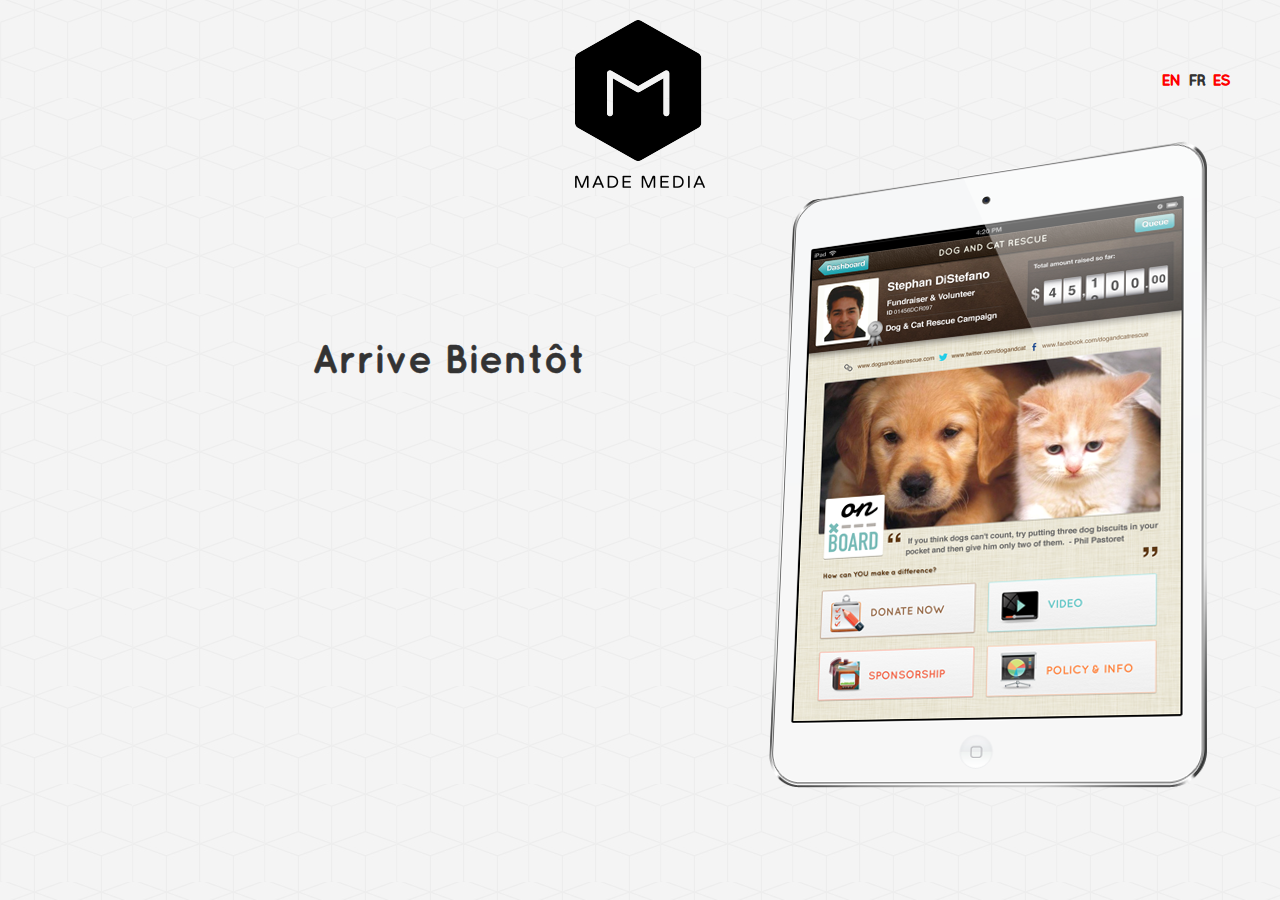
<file: french.html>
<!DOCTYPE html>
<html lang="en">
<head>
	<meta charset="utf-8"> 
	<meta http-equiv="X-UA-Compatible" content="IE=edge,chrome=1"> 
	<title>MadeMedia Site Web d'Entreprise</title>

	<link rel="stylesheet" href="css/style.css" type="text/css">
	<link rel="stylesheet" href="css/bootstrap-responsive.min.css" type="text/css">
	<link rel="stylesheet" href="css/bootstrap.css" type="text/css">

	<link rel="shortcut icon" type="image/png" href="img/Logos/favicon.png">

	<script type="text/javascript" src="js/jquery.min.js"></script>
	<script type="text/javascript" src="js/bootstrap.min.js"></script>
	<script type="text/javascript">
		navigator.sayswho= (function(){
			var N= navigator.appName, ua= navigator.userAgent, tem;
			var M= ua.match(/(opera|chrome|safari|firefox|msie)\/?\s*(\.?\d+(\.\d+)*)/i);
			if(M && (tem= ua.match(/version\/([\.\d]+)/i))!= null) M[2]= tem[1];
			M= M? [M[1], M[2]]: [N, navigator.appVersion,'-?'];
			return M;
		})();	
		var platform = navigator.platform.toLowerCase();
		$(document).ready(function(){
			if(/win|linux/i.test(platform))
   			{
	   			if(navigator.sayswho[0] != 'MSIE')
		       	{
				    if(navigator.sayswho[0] == 'Chrome' )
					{
						$('h1, h2, h3, h4, h5, h6').css('-webkit-text-stroke-width', '.5px');
						$('.lang').css('-webkit-text-stroke-width', '.9px');
						$('body').css('-webkit-text-stroke-width', '.1px');
					}
					else if(navigator.sayswho[0] == 'Firefox' || navigator.sayswho[0] == 'Opera')
					{
						$('.lang').css('font-size', '16px');
						$('.lang').css('text-shadow', '0px .1px 0');
					}
			    }

		   	}
		});
	</script>
</head>
<body>
	<div class="redirect" style="position: absolute; right: 0; left: 0; top: 0; bottom: 0; min-width: 980px;">
		<div style="position: relative;">
			<img src="img/Logos/Main-txt.png" style="display: block; margin-left: auto; margin-right: auto; margin-top: 20px;"/>
			<div style="position: absolute; right: 50px; top: 50px; vertical-align: top; font-weight: bold; z-index: 1;">
				<a class="lang" href="index.html" style="display: inline; color: red; cursor: pointer; ">EN</a>&nbsp;&nbsp;<p class="lang" style="display: inline; font-size: 14px;">FR</p>&nbsp;&nbsp;<a class="lang" href="spanish.html" style="color: red; cursor: pointer;">ES</a>
			</div>
			<div class="leftDiv">
				<div style="text-align: center; margin-left: 25%; margin-top: 150px; min-width: 358px;">
					<h1 style="margin-left: 20%; font-size: 40px;">Arrive Bientôt</h1>
				</div>
			</div>
			<div class="rightDiv">
				<img src="img/Electronics/ipad-slant.png" style="height: 75%; margin-top: -50px; width: auto; margin-left: 20%;"/>
			</div>
		</div>
	</div>
</body>
</html>
</file>
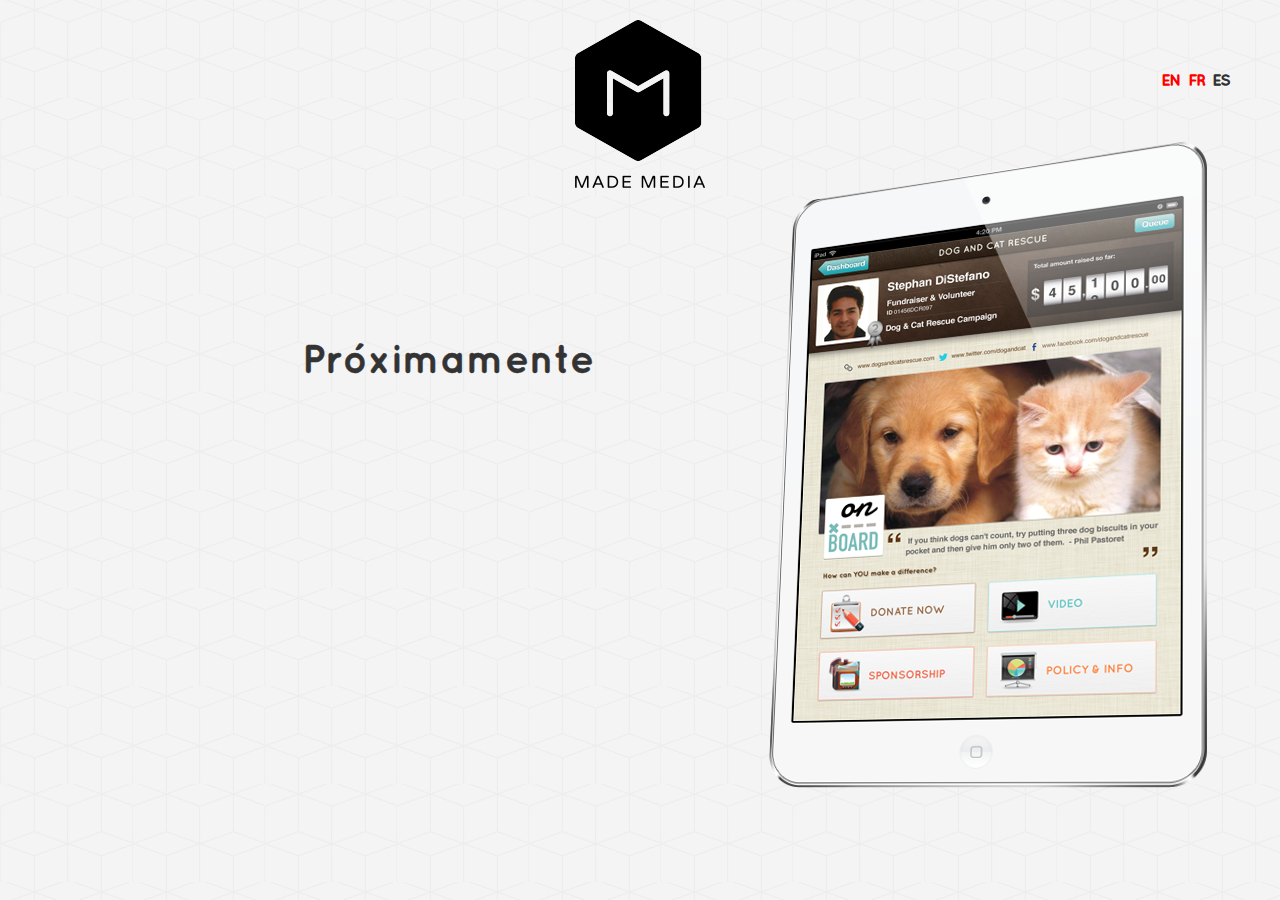
<file: spanish.html>
<!DOCTYPE html>
<html lang="en">
<head>
	<meta charset="utf-8"> 
	<meta http-equiv="X-UA-Compatible" content="IE=edge,chrome=1"> 
	<title>MadeMedia Site Web d'Entreprise</title>

	<link rel="stylesheet" href="css/style.css" type="text/css">
	<link rel="stylesheet" href="css/bootstrap-responsive.min.css" type="text/css">
	<link rel="stylesheet" href="css/bootstrap.css" type="text/css">

	<link rel="shortcut icon" type="image/png" href="img/Logos/favicon.png">

	<script type="text/javascript" src="js/jquery.min.js"></script>
	<script type="text/javascript" src="js/bootstrap.min.js"></script>
	<script type="text/javascript">
		navigator.sayswho= (function(){
			var N= navigator.appName, ua= navigator.userAgent, tem;
			var M= ua.match(/(opera|chrome|safari|firefox|msie)\/?\s*(\.?\d+(\.\d+)*)/i);
			if(M && (tem= ua.match(/version\/([\.\d]+)/i))!= null) M[2]= tem[1];
			M= M? [M[1], M[2]]: [N, navigator.appVersion,'-?'];
			return M;
		})();	
		var platform = navigator.platform.toLowerCase();
		$(document).ready(function(){
			if(/win|linux/i.test(platform))
   			{
	   			if(navigator.sayswho[0] != 'MSIE')
		       	{
				    if(navigator.sayswho[0] == 'Chrome' )
					{
						$('h1, h2, h3, h4, h5, h6').css('-webkit-text-stroke-width', '.5px');
						$('.lang').css('-webkit-text-stroke-width', '.9px');
						$('body').css('-webkit-text-stroke-width', '.1px');
					}
					else if(navigator.sayswho[0] == 'Firefox' || navigator.sayswho[0] == 'Opera')
					{
						$('.lang').css('font-size', '16px');
						$('.lang').css('text-shadow', '0px .1px 0');
					}
			    }

		   	}
		});
	</script>

</head>
<body>
	<div class="redirect" style="position: absolute; right: 0; left: 0; top: 0; bottom: 0; min-width: 980px;">
			<div style="position: relative;">
				<img src="img/Logos/Main-txt.png" style="display: block; margin-left: auto; margin-right: auto; margin-top: 20px;"/>
				<div style="position: absolute; right: 50px; top: 50px; vertical-align: top; font-weight: bold; z-index: 1;">
					<a class="lang" href="index.html" style="display: inline; color: red; cursor: pointer; ">EN</a>&nbsp;&nbsp;<a class="lang" href="french.html" style="display: inline; color: red; cursor: pointer;">FR</a>&nbsp;&nbsp;<p class="lang" style="display: inline; font-size: 14px;">ES</p>
				</div>
				<div class="leftDiv">
					<div style="text-align: center; margin-left: 25%; margin-top: 150px; min-width: 358px;">
						<h1 style="margin-left: 20%; font-size: 40px;">Próximamente</h1>
					</div>
				</div>
				<div class="rightDiv">
					<img src="img/Electronics/ipad-slant.png" style="height: 75%; margin-top: -50px; width: auto; margin-left: 20%;"/>
				</div>
			</div>
		</div>
</body>
</html>
</file>
<file: css/style.css>
/* FONTS */
@font-face {
  font-family:Quicksand;
  src: local(Quicksand),  url('../fonts/Quicksand/Quicksand-Regular.ttf') format('opentype');
}

@font-face {
  font-family:Quicksand-Bold;
  src: local(Quicksand),  url('../fonts/Quicksand/Quicksand-Bold.ttf') format('opentype');
}

@font-face {
  font-family:Quicksand-Light;
  src: local(Quicksand),  url('../fonts/Quicksand/Quicksand-Light.ttf') format('opentype');
}

/* MEDIA QUERIES */
/*@media screen and (min-height: 1060px) {
  #titleWrap { margin-top: 100px; }
  #introIpadWrap { top: 0px; }
  #hex1 { top: 75px; }
  #hex2 { top: 670px; }
  #hex14 { top: 950px; }
  #hex3 { top: 625px; } 
  #hex4 { top: -15px; }
  #hex5 { top: 230px; }
  #hex6 { margin-top: 40px; }
  #ipad1 { top: 30px !important; }
  #ipad2 { top: 650px; }
  #hex7 { top: 70px; }
  #hex8 { top: 300px; }
  #hex13 { top:  500px; }
  #ipad3 { top: 100px; }
  #fundLogo { zoom: 1; }
  #salesLogo { zoom: 1; }
  #salesWrap { margin-top: 50px; }
  #hex9 { top: 135px; }
  #hex10 { top: 370px; }
  #hex12 { top:  400px; }
  #ipad4 { top: 100px; }
  #heading9 { opacity: 1; }
  #aboutWrap { padding-top: 100px; }
  #contactWrap { top: 100px; }
  #sendWrap { padding-top: 200; }
  #socialWrap { top: 600; }
}*/

@media only screen and (min-device-width:320px) and (max-device-width:480px),only screen and (min-device-width:768px) and (max-device-width:1024px),only screen and (-webkit-min-device-pixel-ratio:1.5),only screen and (min-device-pixel-ratio: 1.5) {
  
  .navbar-fixed-top {
    display: none;
  }

  .mini-navbar {
    display: block;
  }

  #navLogo {
    right: 2px;
    height: 150px;
  }

  #smallMenu {
    top: 100px;
    width: 220px;
  }

  #smallMenu a {
    font-size: 28px;
    line-height: 60px;
    width: 155px;
  }
}

/* Navigation Bar */
#sticky_navigation {
  width:100%;
  height:50px;
  top:0;
  left:0;
  -moz-box-shadow:0 0 5px #999;
  -webkit-box-shadow:0 0 5px #999;
  box-shadow:0 0 5px #999;
}

#sticky_navigation ul {
  list-style:none;
  margin:0;
  padding:5px;
}

#sticky_navigation ul li {
  margin:0;
  padding:0;
  display:inline;
}

#sticky_navigation ul li a {
  cursor:pointer;
  margin:0 0 0 5px;
  padding:0 20px;
  height:40px;
  line-height:40px;
  font-size:14px;
  font-family:'Quicksand', Quicksand, Arial, sans-serif;
  font-weight:700;
  color:grey;
  -moz-border-radius:3px;
  -webkit-border-radius:3px;
  border-radius:3px;
}

#sticky_navigation a:hover, #sticky_navigation a.selected {
  color:darkgrey;
}

div.addthis_toolbox {
  width:300px;
  margin:0 auto;
}

#smallMenu {
  display:none;
  top:60px;
  left:auto;
  right:0;
  position:fixed;
}

#smallMenu a {
  cursor:pointer;
  width:110px;
  margin-left:5px;
  -webkit-border-radius:15px;
  moz-border-radius:15px;
  border-radius:15px;
}

.shareWrap {
  background-image:url(../img/selection-bg-blue.png);
  background-repeat:no-repeat;
  text-align:center;
  margin-left:auto;
  margin-right:auto;
  width:435px;
  height:300px;
}

#navbar {
  min-width:825px;
}

#onBoardDropDown {
  top:40px;
  left:-100px;
  background-color:#D3D3D3;
}

#navLogo {
  position:absolute;
  display:inline;
  width:auto;
  height:110px;
  top:5px;
  overflow:hidden;
}

.langWrap {
  position:absolute;
  right:10px;
  top:5px;
  verticalalign:top;
  list-style:none;
}

#dropDownEn {
  width:auto;
  height:21px;
  opacity:.5;
  margin-bottom:10px;
}

#dropDownFr, #dropDownSp {
  width:13px;
  max-width:13px;
  height:21px;
  margin-left:4px;
  border-radius:6px;
   padding: 5px 20px;
}

#langDropDown {
  top:35px;
  min-width:60px;
  width:60px;
   margin-left: -1px;
}

/* CLASSES */
.pin-frame {
  position:absolute;
  width:100%;
  height:100%;
  overflow:hidden;
}

.scrollblock {
  position:relative;
  margin:auto;
  width:100%;
  padding-top:100px;
  min-height:950px;
}

.scrollblock h2 {
  padding-top:50px;
}

.divider {
  font-size:14px;
}

.divider, .accent {
  color:#69697A;
  text-shadow:none;
}

.flip-counter {
  position:relative;
  display:block;
  top:10px;
  margin-left:90px;
  min-width:400px;
}

.flip-counter ul.cd {
  float:left;
  list-style-type:none;
  margin:0;
  padding:0;
}

.flip-counter li {
  background:url(../img/digits.png) 0 0 no-repeat;
}

.flip-counter li.t {
  background-position:0 0;
  width:53px;
  height:39px;
}

.flip-counter li.b {
  background-position:0 0;
  width:53px;
  height:64px;
}

.flip-counter li.s {
  background-position:-53px -1030px;
  width:14px;
  height:103px;
}

.onBoardCover {
  width:100%;
  height:106.5%;
  position:absolute;
  top:0;
  left:0;
  background:rgba(200, 200, 200, .1);
  z-index:-2;
  background-color:#fff;
}

.clientPic {
  height:100px;
  margin-top:25px;
}

.leftDiv {
  position:absolute;
  left:0;
  width:50%;
}

.rightDiv {
  position:absolute;
  right:0;
  width:50%;
}

.pic_holder {
  position:absolute;
  height:500px;
  width:500px;
}

.flagHolder {
  padding-top:15px;
}

.flagHolder img {
  padding-right:10px;
}

.openQuotes {
  position:absolute;
  margin-left:-50px;
  height:17px;
}

.closeQuotes {
  position:absolute;
  right:18%;
  height:17px;
}

.quoteCover {
  width:100%;
  height:100%;
  position:absolute;
  top:0;
  left:0;
  background:rgba(0, 0, 0, .1);
  z-index:2;
}

.headerCover {
  width:100%;
  height:106.5%;
  position:absolute;
  top:0;
  left:0;
  background:rgba(200, 200, 200, .1);
  z-index:-1;
}

.logoHolder {
  width:100%;
  height:50%;
  line-height:175px;
  border-radius:15px;
  background-color:#D4D4D4;
  text-align:center;
}

.logoHolder img {
  display:inline-block;
  margin-left:auto;
  margin-right:auto;
  vertical-align:middle;
}

.campaignWrap {
  height:375px;
}

.camDate {
  color:#3B9DE8;
  font-weight:700;
}

.camInfo {
  font-size:13px;
  margin-left:20px;
  margin-right:20px;
  margin-top:20px;
}

.paragraph {
  padding-top:20px;
}

.bullet_list {
  padding-left:100px;
  font-size:18px;
}

.li {
  font-size:20px;
}

.customRad {
  width:30px;
  height:30px;
  background-color:#F4F4F4;
  cursor:pointer;
  -moz-border-radius:15px;
  -webkit-border-radius:15px;
  -o-border-radius:15px;
  border-radius:15px;
  border:3px solid #D0D0D0;
  border:3px solid #D0D0D0;
  padding:5px;
}

.customButton {
  -moz-box-shadow:inset 0 1px 0 0 #fcfcfc;
  -webkit-box-shadow:inset 0 1px 0 0 #fcfcfc;
  box-shadow:inset 0 1px 0 0 #fcfcfc;
  background:0 color-stop(1, #54AD97) );
  background:0;
  filter:progid:DXImageTransform.Microsoft.gradient(startColorstr='#ededed', endColorstr='#54AD97');
  background-color:#ededed;
  -moz-border-radius:6px;
  -webkit-border-radius:6px;
  border-radius:6px;
  border:2px solid #d6d6d6;
  display:inline-block;
  color:#636363;
  font-family:arial;
  font-size:13px;
  font-weight:700;
  padding:6px 24px;
  text-decoration:none;
  text-shadow:1px 1px 0 #fff;
}

.customButton:hover {
  background:0 color-stop(1, #ededed) );
  background:0;
  filter:progid:DXImageTransform.Microsoft.gradient(startColorstr='#54AD97', endColorstr='#ededed');
  background-color:#54AD97;
}

.customButton:active {
  position:relative;
  top:1px;
}

.redirect {
  background-image:url(../img/bg-cubes.png);
  background-repeat:repeat;
  background-color:#eee;
}

.bigIpad {
  display:block;
  margin-left:auto;
  margin-right:auto;
  width:815px;
  height:275px;
  background-image:url(../img/Electronics/ipad-big.png);
  background-repeat:no-repeat;
  background-position:0 0;
}

/* CLASSES END */

/* IMAGES */
#arrow1 {
  cursor:pointer;
  position:relative;
  top:-70px;
  display:block;
  margin-right:auto;
  margin-left:auto;
}

#arrow2, .arrow3 {
  cursor:pointer;
  position:relative;
  height:10px;
  width:auto;
  top:-25px;
  padding-left:120px;
  display:block;
  margin-right:auto;
  margin-left:auto;
}

#arrow4 {
  cursor:pointer;
}

#arrow5 {
  cursor:pointer;
  position:relative;
  height:10px;
  width:auto;
  top:-25px;
  padding-left:120px;
  display:block;
  margin-right:auto;
  margin-left:auto;
}

#ipadSlant {
  display:block;
  margin-left:50px;
  margin-right:auto;
  bottom:10px;
  width:65%;
  max-width:400px;
  height:auto;
}

#hex1 {
  position:absolute;
  right:10%;
  top:50px;
  height:56px;
  z-index:-1;
}

#hex2 {
  display:block;
  position:absolute;
  min-width:300px;
  left:23%;
  top:650px;
  z-index:1;
  width:53%;
  height:auto;
}

#hex3 {
  display:block;
  position:absolute;
  left:25%;
  top:625px;
  z-index:1;
  width:25%;
  height:auto;
  max-width:200px;
}

#hex4 {
  display:block;
  position:absolute;
  right:24%;
  top:30px;
  z-index:-2;
  height:auto;
  width:51%;
  max-width:410px;
}

#hex5 {
  display:block;
  position:absolute;
  right:20%;
  top:230px;
  z-index:-1;
  height:auto;
  width:30%;
  max-width:275px;
}

#hex6 {
  height:35px;
  margin-left:100px;
  margin-top:40px;
}

#hex7 {
  display:block;
  position:absolute;
  left:65%;
  top:130px;
  z-index:0;
  width:15%;
  height:auto;
}

#hex8 {
  display:block;
  position:absolute;
  left:25%;
  top:330px;
  z-index:0;
  width:35%;
  height:auto;
  max-width:270px;
}

#hex9 {
  display:block;
  position:absolute;
  right:12%;
  top:35px;
  z-index:0;
  width:42%;
  height:auto;
  max-width:325px;
}

#hex10 {
  display:block;
  position:absolute;
  right:45%;
  top:270px;
  z-index:0;
  width:35%;
  height:auto;
  max-width:250px;
}

#hex11 {
  z-index:-2;
  float:left;
  padding-left:95px;
  top:-500px;
  width:75%;
  height:auto;
  max-width:450px;
}

#hex12 {
  position:absolute;
  right:20%;
  height:auto;
  width:18%;
  top:400px;
}

#hex13 {
  position:absolute;
  right:12%;
  height:auto;
  width:10%;
  top:530px;
}

#hex14 {
  position:absolute;
  height:auto;
  width:17%;
  right:17%;
  top:972px;
}

#ipad1 {
  display:block;
  position:absolute;
  right:30%;
  top:75px;
  z-index:0;
  height:auto;
  width:40%;
  max-width:300px;
}

#ipad2 {
  position:absolute;
  display:block;
  left:30%;
  top:650px;
  z-index:2;
  width:40%;
  height:auto;
  max-width:300px;
  min-width:225px;
}

#ipad3 {
  display:block;
  position:absolute;
  z-index:1;
  left:25%;
  top:170px;
  padding-left:50px;
  width:50%;
  height:auto;
  max-width:350px;
}

#picNav {
  width:50%;
  padding-left:50px;
  max-width:350px;
  position:absolute;
  text-align:center;
  margin-left:25%;
  margin-right:auto;
  overflow:hidden;
  white-space:nowrap;
  z-index:1;
}

#picNav img {
  display:inline;
  cursor:pointer;
  width:15px;
  height:15px;
  opacity:.5;
}

#picNav img.active, #picNav img:hover {
  opacity:1;
}

#slider {
  display:block;
  margin-left:auto;
  margin-right:auto;
}

#fundLogo {
  display:block;
  margin-left:auto;
  margin-right:auto;
  zoom:1.2379;
}

#salesLogo {
  display:block;
  margin-left:auto;
  margin-right:auto;
  zoom:1.1893;
}

#tablet {
  display:block;
  position:absolute;
  z-index:1;
  right:25%;
  top:70px;
  width:50%;
  height:auto;
  max-width:350px;
}

#ipadAction {
  top:44px;
  min-height:0;
  height:0;
  max-height:1000px;
  background-color:#FFF;
  display:none;
}

#actionIpad {
  position:absolute;
  width:50%;
  left:10%;
  top:-6%;
}

#beam {
  position:absolute;
  display:block;
  top:23%;
  width:20%;
  left:60%;
  opacity:0;
  z-index:1;
}

#creditCard {
  left:58%;
  top:-20%;
  display:block;
  position:absolute;
  opacity:0;
  width:10%;
  z-index:0;
}

#license {
  position:absolute;
  display:block;
  top:18%;
  width:10%;
  left:75%;
  opacity:0;
}

#macbook {
  display:block;
  margin-right:auto;
  margin-left:auto;
}

/* IMAGES END */
#quote_wrap {
  padding-top:25px;
}

#wrapper {
  overflow:hidden;
  min-width:980px;
  max-width:1600px;
  display:block;
  margin-left:auto;
  margin-right:auto;
}

#hideAll {
  position:fixed;
  left:0;
  right:0;
  top:0;
  bottom:0;
  background-color:#FFF;
  z-index:1040;
}

#zoomCover {
  display:none;
  text-align:center;
  position:fixed;
  left:0;
  right:0;
  top:0;
  bottom:0;
  background-color:#D3D3D3;
  z-index:1039;
}

#titleWrap {
  display:block;
  margin-left:auto;
  margin-right:auto;
  width:100%;
  max-width:600px;
  margin-top:100px;
  min-width:450px;
}

#intro {
  background-image:url(../img/bg-cubes.png);
  background-repeat:repeat;
  background-color:#eee;
  min-height:525px;
  max-height:550px;
}

#heading1 {
  float:right;
  font-weight:500;
  color:#000;
}

#heading2 {
  padding-top:30px;
  float:right;
  font-family:'Quicksand',  quicksand,  sans-serif;
  font-size:24px;
  display:block;
  color:#000;
  line-height:30px;
}

#heading3 {
  float:right;
  font-size:24px;
  display:block;
  color:#000;
}

#p1 {
  font-size:12px;
  margin-top:0;
  display:block;
  float:left;
}

#moneyWrap {
  position:absolute;
  font-family:times new roman;
  margin-top:40px;
  padding-top:19px;
  margin-left:31px;
  font-size:112px;
  opacity:1;
}

#counter {
  margin:0;
  padding:0;
}

#counter ul {
  list-style-type:none;
  width:566px;
  margin:50px auto;
}

#counter ul li {
  float:left;
  background:url(../img/filmstrip.png) 0 0 no-repeat;
  width:53px;
  height:103px;
}

#counter ul li.separator {
  background:url(../img/comma.png) 2px 75px no-repeat;
  width:12px;
}

#onBoard {
  padding-top:10px;
  min-height:1300px;
}

#introFundWrap {
  height:700px;
  width:90%;
  margin-right:10%;
  max-width:500px;
}

#heading4 {
  margin-top:80px;
  color:#F04B38;
  right:0;
  font-weight:500;
  font-size:35px;
}

#introSalesWrap {
  margin-right:100px;
  margin-top:700px;
  width:90%;
  margin-left:20%;
  max-width:500px;
  padding-right:15%;
}

#heading5 {
  color:#54AD97;
  left:0;
  font-weight:500;
  font-size:35px;
}

#intro_done {
  padding-top:50px;
  background-image:url(../img/bg-cubes.png);
  background-repeat:repeat;
  background-color:#eee;
  min-height:300px;
}

#clientPage1, #clientPage2, #clientPage3 {
  width:100%;
  position:absolute;
  text-align:center;
  margin-left:auto;
  margin-right:auto;
  overflow:hidden;
  white-space:nowrap;
  top:130px;
}

#clientPage2, #clientPage3 {
  opacity:0;
  display:none;
}

#clientNav {
  width:100%;
  position:absolute;
  text-align:center;
  margin-left:auto;
  margin-right:auto;
  overflow:hidden;
  white-space:nowrap;
  bottom:80px;
}

#clientNav img {
  display:inline;
  cursor:pointer;
  width:20px;
  height:20px;
  opacity:.5;
}

#clientNav img.active, #clientNav img:hover {
  opacity:1;
}

#heading6 {
  text-align:center;
   font-weight:500;
   font-size:30px;
}

#onBoardFund {
  background-image:url(../img/bg-paper-small.png);
  background-repeat:repeat;
  padding-top:0;
  min-height:1400px;
}

#fullIpad {
  width:250px;
  margin-top:10px;
  margin-left:auto;
  margin-right:auto;
  text-align:center;
  cursor:pointer;
}

#socFundContainer {
  position:absolute;
  display:block;
  clear:both;
  top:1150px;
  width:100%;
}

#follow {
  padding-top:35px;
  padding-left:15px;
  z-index:2;
  width:350px;
}

#share {
  padding-top:35px;
  padding-left:40px;
  z-index:2;
}

#heading7 {
  text-align:center;
  color:#F04B38;
  padding-top:0;
  font-weight:500;
}

#quotes1, #quotes2, #quotes3 {
  padding-top:50px;
  min-height:240px;
  max-height:240px;
  background:rgba(200, 200, 200, 1);
  margin-top:0;
}

#quotes1, #quotes2 {
  background-image:url(../img/bg-cubes.png);
  background-repeat:repeat;
}

#quotes3 {
  background-image:url(../img/bg-tricubes.png);
  background-repeat:repeat;
}

#onBoardSales {
  background-image:url(../img/bg-cubes.png);
  background-repeat:repeat;
  background-color:#eee;
  min-height:775px;
}

#heading8 {
  text-align:center;
  color:#54AD97;
  font-weight:500;
}

#periphNav {
  top:650px;
  position:absolute;
  text-align:center;
  margin-left:auto;
  margin-right:auto;
  padding-top:100px;
  width:100%;
}

#periphHead {
  font-weight:500;
  font-size:29px;
}

#actionWrap {
  position:absolute;
  display:block;
  margin-left:20%;
  width:70%;
  top:250px;
}

#txtScan {
  color:#54AD97;
  opacity:0;
  width:50%;
  text-align:center;
  position:absolute;
  top:-15%;
  line-height:17px;
}

#txtSwipe {
  color:#F04B38;
  opacity:0;
  width:50%;
  text-align:center;
  position:absolute;
  top:-15%;
  line-height:17px;
}

#socSalesContainer {
  min-height:300px;
  background-image:url(../img/bg-tricubes.png);
  background-repeat:repeat;
  position:relative;
  display:block;
  clear:both;
  top:0;
  width:100%;
}

#aboutHead {
  min-height:60px;
  height:100%;
  background-color:#fff;
}

#heading9 {
  text-align:center;
  font-weight:500;
  font-size:45px;
}

#aboutBody {
  min-height:550px;
  background-image:url(../img/bg-tricubes.png);
  background-repeat:repeat;
  text-align:center;
}

#heading10 {
  color:#F04B38;
  font-weight:500;
  font-size:40px;
}

#pressHead {
  min-height:60px;
  height:100%;
  background-color:#fff;
}

#heading11 {
  text-align:center;
  font-weight:500;
  font-size:45px;
}

#pressBody {
  background:rgba(200, 200, 200, .3);
  background-color:#eee;
  height:1350px;
}

#pressNav {
  width:100%;
  position:absolute;
  text-align:center;
  margin-left:auto;
  margin-right:auto;
  overflow:hidden;
  white-space:nowrap;
  bottom:100px;
}

#pressNav img {
  display:inline;
  cursor:pointer;
  width:20px;
  height:20px;
  opacity:.5;
}

#pressNav img.active, #pressNav img:hover {
  opacity:1;
}

#contact {
  background-image:url(../img/bg-squiggles.png);
  background-repeat:repeat;
}

#heading12 {
  color:#54AD97;
  font-weight:500;
  font-size:40px;
}

#Emessage {
  width:300px;
  max-width:300px;
  height:200px;
  max-height:200px;
}

#send {
  font-weight:700;
  font-size:20px;
  width:313px;
  color:#FFF;
  background-color:#54AD97;
  cursor:pointer;
  moz-border-radius:15px;
  -webkit-border-radius:15px;
  padding:5px;
}

#contactWrap {
  position:absolute;
  width:50%;
  right:0;
   top: 100px;
}

#locIcon {
  position:absolute;
  float:left;
  top:30px;
  left:283px;
}

#socialWrap {
  position:absolute;
  top:600px;
  width:100%;
}
</file>
